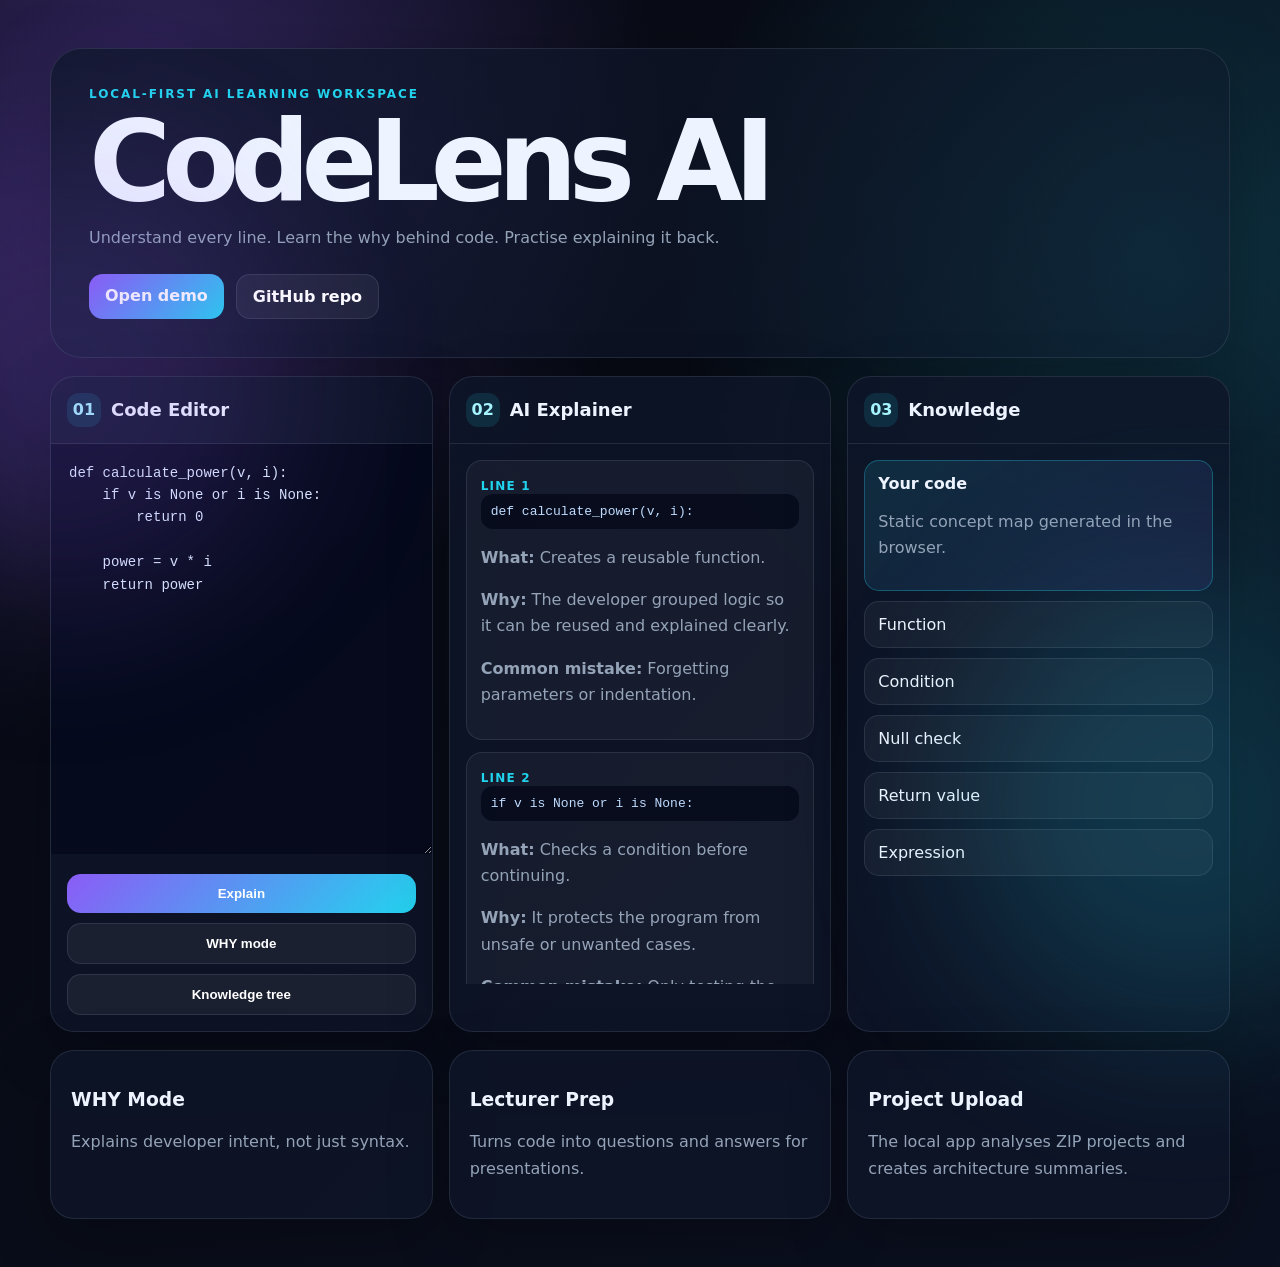
<file: index.html>
<!doctype html>
<html lang="en">
<head>
  <meta charset="utf-8" />
  <meta name="viewport" content="width=device-width, initial-scale=1" />
  <meta name="theme-color" content="#070a12" />
  <title>CodeLens AI — Demo</title>
  <link rel="stylesheet" href="style.css" />
</head>
<body>
  <div class="glow one"></div><div class="glow two"></div>
  <main class="page">
    <section class="hero">
      <div class="badge">LOCAL-FIRST AI LEARNING WORKSPACE</div>
      <h1>CodeLens AI</h1>
      <p>Understand every line. Learn the why behind code. Practise explaining it back.</p>
      <div class="actions"><a href="#demo">Open demo</a><a class="ghost" href="https://github.com/WADHWV1/LogicForge">GitHub repo</a></div>
    </section>

    <section class="demo" id="demo">
      <div class="panel">
        <div class="head"><span>01</span><h2>Code Editor</h2></div>
        <textarea id="code">def calculate_power(v, i):
    if v is None or i is None:
        return 0

    power = v * i
    return power</textarea>
        <div class="buttons"><button id="explain">Explain</button><button id="why">WHY mode</button><button id="tree">Knowledge tree</button></div>
      </div>
      <div class="panel output">
        <div class="head"><span>02</span><h2>AI Explainer</h2></div>
        <div id="result" class="result"><h3>Ready.</h3><p>This GitHub Pages version is a static demo. The full FastAPI + OpenRouter version runs locally from the ZIP.</p></div>
      </div>
      <div class="panel output">
        <div class="head"><span>03</span><h2>Knowledge</h2></div>
        <div id="treeOut" class="result"><div class="node root">Code Understanding Map</div><p>Click Knowledge tree.</p></div>
      </div>
    </section>

    <section class="cards">
      <article><h3>WHY Mode</h3><p>Explains developer intent, not just syntax.</p></article>
      <article><h3>Lecturer Prep</h3><p>Turns code into questions and answers for presentations.</p></article>
      <article><h3>Project Upload</h3><p>The local app analyses ZIP projects and creates architecture summaries.</p></article>
    </section>
  </main>
  <script src="app.js"></script>
</body>
</html>
</file>
<file: style.css>
:root{color-scheme:dark;--bg:#070a12;--panel:rgba(15,23,42,.78);--stroke:rgba(148,163,184,.16);--text:#eef4ff;--muted:#94a3b8;--a:#8b5cf6;--b:#22d3ee;--g:#14f195;font-family:Inter,ui-sans-serif,system-ui,"Segoe UI",sans-serif}*{box-sizing:border-box}body{margin:0;background:radial-gradient(circle at 12% 10%,rgba(139,92,246,.34),transparent 32rem),radial-gradient(circle at 90% 20%,rgba(34,211,238,.2),transparent 30rem),linear-gradient(135deg,#070a12,#0b1020);color:var(--text);min-height:100vh}.glow{position:fixed;width:28rem;height:28rem;border-radius:999px;filter:blur(90px);opacity:.18;pointer-events:none}.one{background:var(--a);left:-10rem;top:10rem}.two{background:var(--b);right:-8rem;bottom:-8rem}.page{width:min(1180px,94vw);margin:auto;padding:48px 0}.hero{border:1px solid var(--stroke);border-radius:32px;background:linear-gradient(135deg,rgba(15,23,42,.8),rgba(15,23,42,.36));padding:38px;box-shadow:0 24px 80px rgba(0,0,0,.32)}.badge{color:var(--b);font-size:12px;letter-spacing:.16em;font-weight:900}h1{font-size:clamp(46px,9vw,112px);letter-spacing:-.08em;line-height:.86;margin:12px 0}p{color:var(--muted);line-height:1.65}.actions{display:flex;gap:12px;flex-wrap:wrap;margin-top:22px}.actions a,button{border:0;border-radius:14px;background:linear-gradient(135deg,var(--a),var(--b));color:white;text-decoration:none;font-weight:900;padding:12px 16px;cursor:pointer}.actions .ghost,button+button{background:rgba(255,255,255,.06);border:1px solid var(--stroke)}.demo{display:grid;grid-template-columns:1fr 1fr 1fr;gap:16px;margin-top:18px}.panel,.cards article{border:1px solid var(--stroke);border-radius:24px;background:var(--panel);box-shadow:0 20px 60px rgba(0,0,0,.26);overflow:hidden}.head{display:flex;align-items:center;gap:10px;padding:16px;border-bottom:1px solid var(--stroke)}.head span{display:grid;place-items:center;width:34px;height:34px;border-radius:12px;background:rgba(34,211,238,.12);color:#a5f3fc;font-weight:900}.head h2{margin:0;font-size:18px}textarea{width:100%;min-height:410px;border:0;outline:0;resize:vertical;background:rgba(2,6,23,.65);color:#dbeafe;padding:18px;font:14px/1.6 "Cascadia Code",Consolas,monospace}.buttons{display:grid;grid-template-columns:1fr;gap:10px;padding:16px}.result{padding:16px;max-height:540px;overflow:auto}.card{border:1px solid var(--stroke);border-radius:16px;background:rgba(255,255,255,.04);padding:14px;margin-bottom:12px}.card code{display:block;background:rgba(2,6,23,.7);padding:10px;border-radius:12px;color:#bfdbfe;overflow:auto}.card span{color:var(--b);font-size:12px;text-transform:uppercase;letter-spacing:.1em;font-weight:900}.node{border:1px solid var(--stroke);border-radius:15px;padding:13px;margin-bottom:10px;background:rgba(255,255,255,.045)}.root{border-color:rgba(34,211,238,.3);background:linear-gradient(135deg,rgba(34,211,238,.12),rgba(139,92,246,.1))}.cards{display:grid;grid-template-columns:repeat(3,1fr);gap:16px;margin-top:18px}.cards article{padding:20px}@media(max-width:960px){.demo,.cards{grid-template-columns:1fr}.hero{padding:24px}}
</file>
